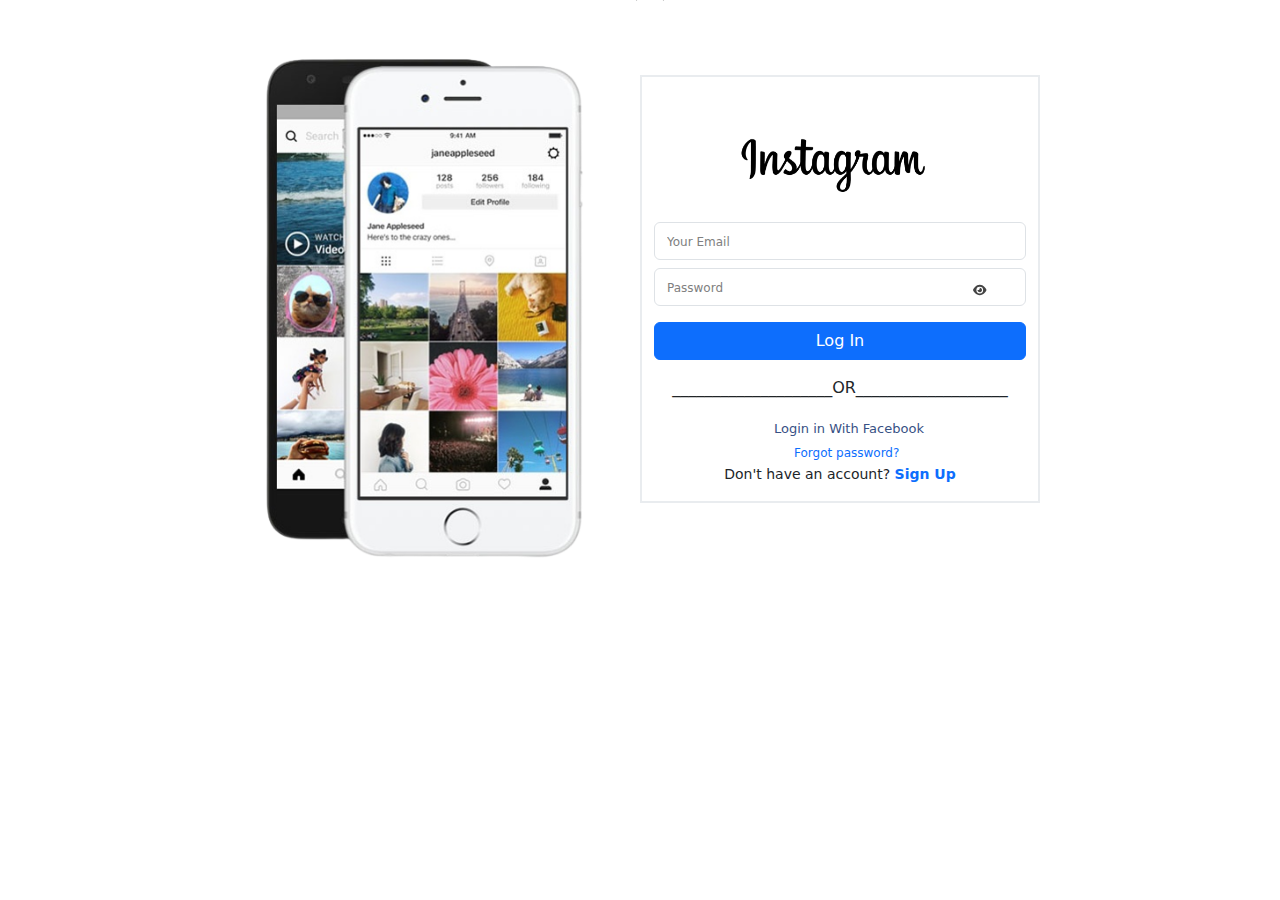
<file: index.html>
<!DOCTYPE html>
<html lang="en">
  <head>
    <meta charset="UTF-8" />
    <meta name="viewport" content="width=device-width, initial-scale=1.0" />
    <title>Log In</title>
    <link rel="stylesheet" href="./css/all.min.css" />
    <link rel="stylesheet" href="./css/bootstrap.min.css" />
    <link rel="stylesheet" href="./css/style.css">
  </head>
  <body>
    <div class="container">
      <div class="row">
        <div class="col-sm-6 homepage-media">
          <div class="homepage swing">
            <img
              class="home-image"
              src="./images/homepage.png"
              alt="insta homepage"
            />
          </div>
        </div>
        <div class="col-md-6 border border-light-subtle border-2 right-grid">
          <div class="right-login">
            <div class="instagram">
              <img src="./images/dark.png" alt="instagram" />
              <form action="" id="loginForm">
                <div class="form mt-4">
                  <input
                    type="text"
                    id="email"
                    class="form-control"
                    autocomplete="on"
                    placeholder="Your Email"
                    required
                  />
                  <div id="emailError"></div>
                  <div class="passs">
                    <input
                      type="password"
                      id="password"
                      class="form-control mt-2"
                      placeholder="Password"
                      required
                    />
                    <span id="eyea">
                      <i class="fa-solid fa-eye"></i>
                    </span>
                  </div>
                  <div id="passwordError"></div>
                  <div class="button mt-3">
                    <button
                      type="submit"
                      class="btn btn-primary w-100"
                      id="amazon"
                    >
                      Log In
                    </button>
                  </div>
                  <div class="mt-3">
                    <p class="text-center">____________________OR___________________</p>
                    <div class="facebook-login">
                      <a href="#" class="login">Login in With Facebook</a>
                      <a href="signup.html" class="password">Forgot password?</a>
                    </div>
                  </div>
                </div>
              </form>
            </div>
          </div>
          <div class="account">
            <p class="text-center">
              Don't have an account?
              <a href="signup.html" class="text-primary fw-bolder">Sign Up</a>
            </p>
          </div>
        </div>
      </div>
    </div>
    <script src="./js/all.min.js"></script>
    <script src="./js/bootstrap.bundle.min.js"></script>
    <script src="./js/jquery.min.js"></script>
    <script src="./js/login.js"></script>
  </body>
</html>
</file>
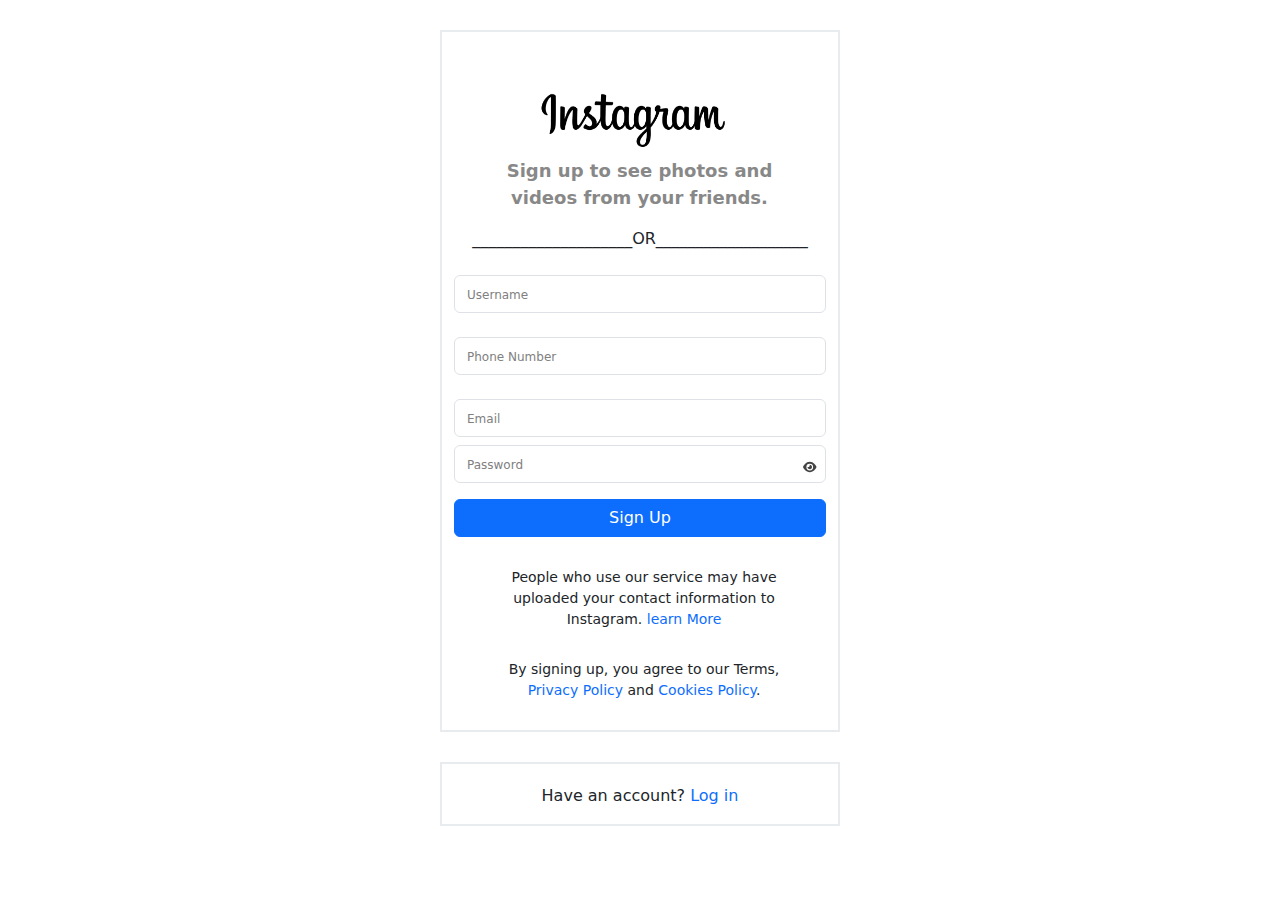
<file: signup.html>
<!DOCTYPE html>
<html lang="en">
  <head>
    <meta charset="UTF-8" />
    <meta name="viewport" content="width=device-width, initial-scale=1.0" />
    <title>Sign Up</title>
    <link rel="stylesheet" href="./css/all.min.css" />
    <link rel="stylesheet" href="./css/bootstrap.min.css" />
    <link rel="stylesheet" href="./css/sinup.css" />
  </head>
  <body>
    <div class="container">
      <div class="row" style="justify-content: center;
			align-items: center;">
        <div class="col-md-6 border border-light-subtle border-2 right-grid">
          <div class="right-login">
            <div class="instagram">
              <img src="./images/dark.png" alt="instagram" />
							<p class="headline">Sign up to see photos and videos from your friends.</p>
							<div class="mt-3">
                <p class="text-center">____________________OR___________________</p>
							</div>
              <form action="" id="loginForm">
								<div class="form mt-4">
                  <input
                    type="text"
                    id="names"
                    class="form-control"
                    autocomplete="on"
                    placeholder="Username"
                    required
                  />
                  <div id="nameError"></div>
									<div class="form mt-4">
										<input
											type="text"
											id="phone"
											class="form-control"
											autocomplete="on"
											placeholder="Phone Number"
											required
										/>
                    <div id="phoneError"></div>
                <div class="form mt-4">
                  <input
                    type="text"
                    id="email"
                    class="form-control"
                    autocomplete="on"
                    placeholder="Email"
                    required
                  />
                  <div id="emailError"></div>
                  <div class="passs">
                    <input
                      type="password"
                      id="password"
                      class="form-control mt-2"
                      placeholder="Password"
                      required
                    />
                    <span id="eyea">
                      <i class="fa-solid fa-eye"></i>
                    </span>
                  </div>
                  <div id="passwordError"></div>
                  <div class="button mt-3">
                    <button
                      type="submit"
                      class="signUpC btn btn-primary w-100"
                      id="amazon"
                      >
                      Sign Up
                    </button>
                  </div>
                </div>
              </form>
            </div>
          </div>
          <div class="account">
						<p>People who use our service may have uploaded your contact information to Instagram. <a href="#">learn More</a>
						</p>
						<p>
							By signing up, you agree to our Terms, <a href="">Privacy Policy</a> and <a href="#">Cookies Policy</a>.
						</p>
          </div>
        </div>
      </div>
    </div>
    <div class="container mb-4">
      <div class="row" style="justify-content: center;
			align-items: center;">
        <div class="col-md-6 border border-light-subtle border-2 right-grid">
					<div class="text-content">
						<p>Have an account? <a href="index.html">Log in</a></p>
					</div>
        </div>
      </div>
    </div>
    <script src="./js/all.min.js"></script>
    <script src="./js/bootstrap.bundle.min.js"></script>
    <script src="./js/jquery.min.js"></script>
    <script src="./js/signup.js"></script>
  </body>
</html>
</file>
<file: css/style.css>
.right-grid {
  width: 400px;
  height: 80%;
  margin-top: 75px;
}

.homepage {
  margin-left: 130px;
}

/* image css */
.homepage img {
  height: 600px;
  margin-left: 50px;
}

/* instagram image css */
.instagram img {
  width: 200px;
  margin-top: 41px;
  margin-left: 80px;
  height: 80px;
  filter: brightness(0%);
}

/* form css */
.form input::placeholder {
  font-size: 12px;
  color: grey;
}

.facebook-login .login {
  margin-left: 120px;
  margin-top: 20px;
  font-size: 13px;
  color: #385185;
}
.facebook-login a,.account a{
	text-decoration: none;
}
.password {
  margin-left: 140px;
  font-size: 12px;
}

.passs{
	position: relative;
}
.passs svg{
	position: absolute;
	right: 40px;
	bottom: 10px;
	color: #444;
	font-size: 12px;
	cursor: pointer;
}
/* account text css */
.account {
  font-size: 14px;
}

/* homepage image animation css */
.swing {
  animation: swing ease-in-out 1s infinite alternate;
  transform-origin: center -20px;
  float: left;
}

.swing img {
  display: block;
}

.swing:after {
  content: "";
  position: absolute;
  width: 20px;
  height: 20px;
  border: 1px solid #999;
  top: -10px;
  left: 50%;
  z-index: 0;
  border-bottom: none;
  border-right: none;
  transform: rotate(45deg);
}

/* nail */
.swing:before {
  content: "";
  position: absolute;
  width: 5px;
  height: 5px;
  top: -14px;
  left: 54%;
  z-index: 5;
  border-radius: 50% 50%;
  background: #000;
}
@keyframes swing {
  0% {
    transform: rotate(3deg);
  }

  100% {
    transform: rotate(-3deg);
  }
}

/* Apply styles for small screens */
@media only screen and (max-width: 600px) {
  .homepage {
    margin-left: 5px;
    margin-right: 100px;
  }

  .home-image {
    margin-right: 90px;
  }

  .right-grid {
    margin-top: 5px;
    }
}
/* Apply styles for tablet  */
@media (min-width: 768px) and (max-width: 1024px) {
  .right-grid {
    margin: 0 auto;
  }
}
@media (max-width: 991px) {
  .homepage-media{
    display: none;
  }
}
</file>
<file: css/sinup.css>
.right-grid {
  width: 400px;
  height: 80%;
  margin-top: 30px;
}

.homepage {
  margin-left: 130px;
}

/* image css */
.homepage img {
  height: 600px;
  margin-left: 50px;
}
/* instagram image css */
.instagram img {
  width: 200px;
  margin-top: 41px;
  margin-left: 80px;
  height: 80px;
  filter: brightness(0%);
}
.instagram .headline{
	font-size: 18px;
	color: #888;
	font-weight: bold;
	text-align: center;
	padding: 4px 22px 0 21px;
}
/* form css */
.form input::placeholder {
  font-size: 12px;
  color: grey;
}

.facebook-login .login {
  margin-left: 120px;
  margin-top: 20px;
  font-size: 13px;
  color: #385185;
}
.facebook-login a,.account a{
	text-decoration: none;
}
.account p{
	text-align: center;
	padding: 0 27px 13px 35px;
}
.account p:first-child{
	margin-top:30px;
}
.password {
  margin-left: 140px;
  font-size: 12px;
}
.passs{
	position: relative;
}
.passs svg{
	position: absolute;
	right: 10px;
	bottom: 10px;
	color: #444;
	font-size: 12px;
	cursor: pointer;
}
/* account text css */
.account {
  font-size: 14px;
}

/* homepage image animation css */
.swing {
  animation: swing ease-in-out 1s infinite alternate;
  transform-origin: center -20px;
  float: left;
}

.swing img {
  display: block;
}

.swing:after {
  content: "";
  position: absolute;
  width: 20px;
  height: 20px;
  border: 1px solid #999;
  top: -10px;
  left: 50%;
  z-index: 0;
  border-bottom: none;
  border-right: none;
  transform: rotate(45deg);
}

/* nail */
.swing:before {
  content: "";
  position: absolute;
  width: 5px;
  height: 5px;
  top: -14px;
  left: 54%;
  z-index: 5;
  border-radius: 50% 50%;
  background: #000;
}
.text-content{
	padding: 20px 0 0 0;
	text-align: center;
}
.text-content a{
	text-decoration: none;
}
/* Apply styles for small screens */
@media only screen and (max-width: 600px) {
  .homepage {
    margin-left: 5px;
    margin-right: 100px;
  }

  .home-image {
    margin-right: 90px;
  }

  .right-grid {
    margin-top: 5px;
  }
}
/* Apply styles for tablet  */
@media (min-width: 768px) and (max-width: 1024px) {
  .right-grid {
    margin-top: 30px;
  }
}
</file>
